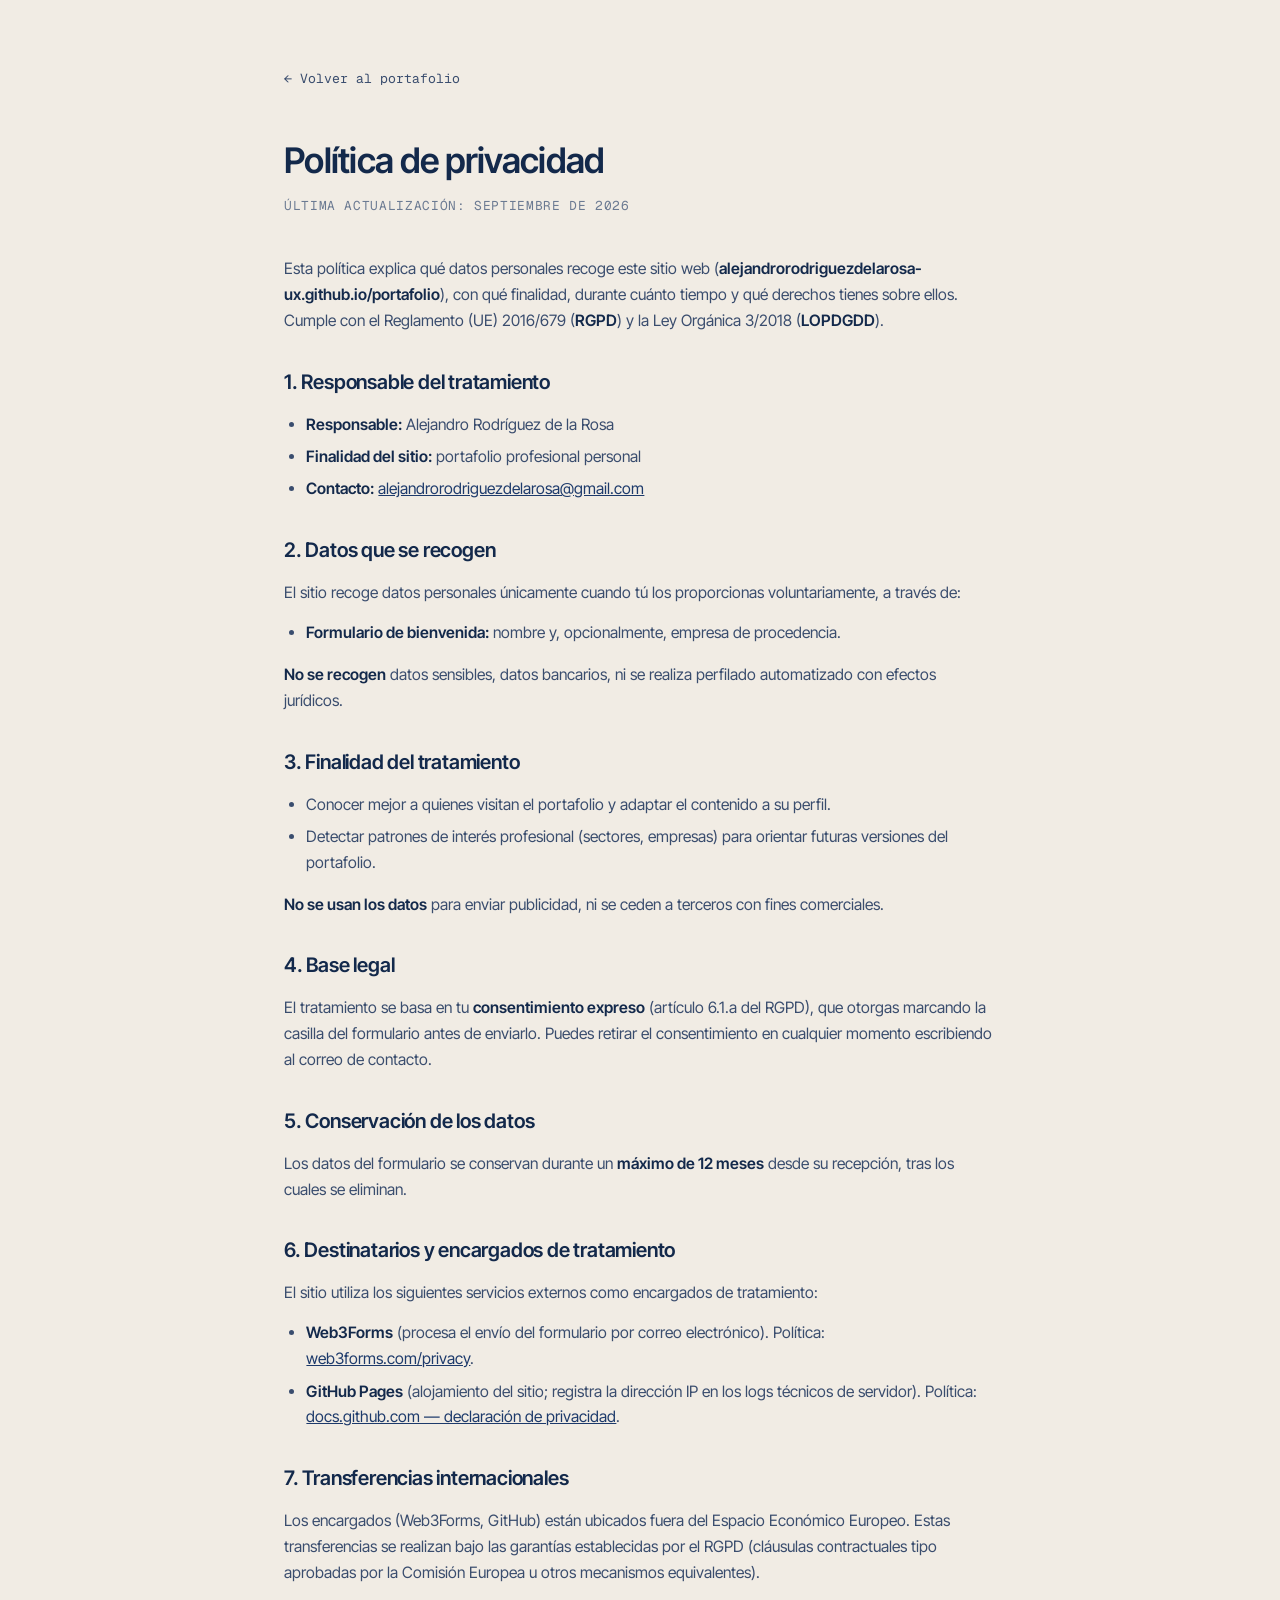
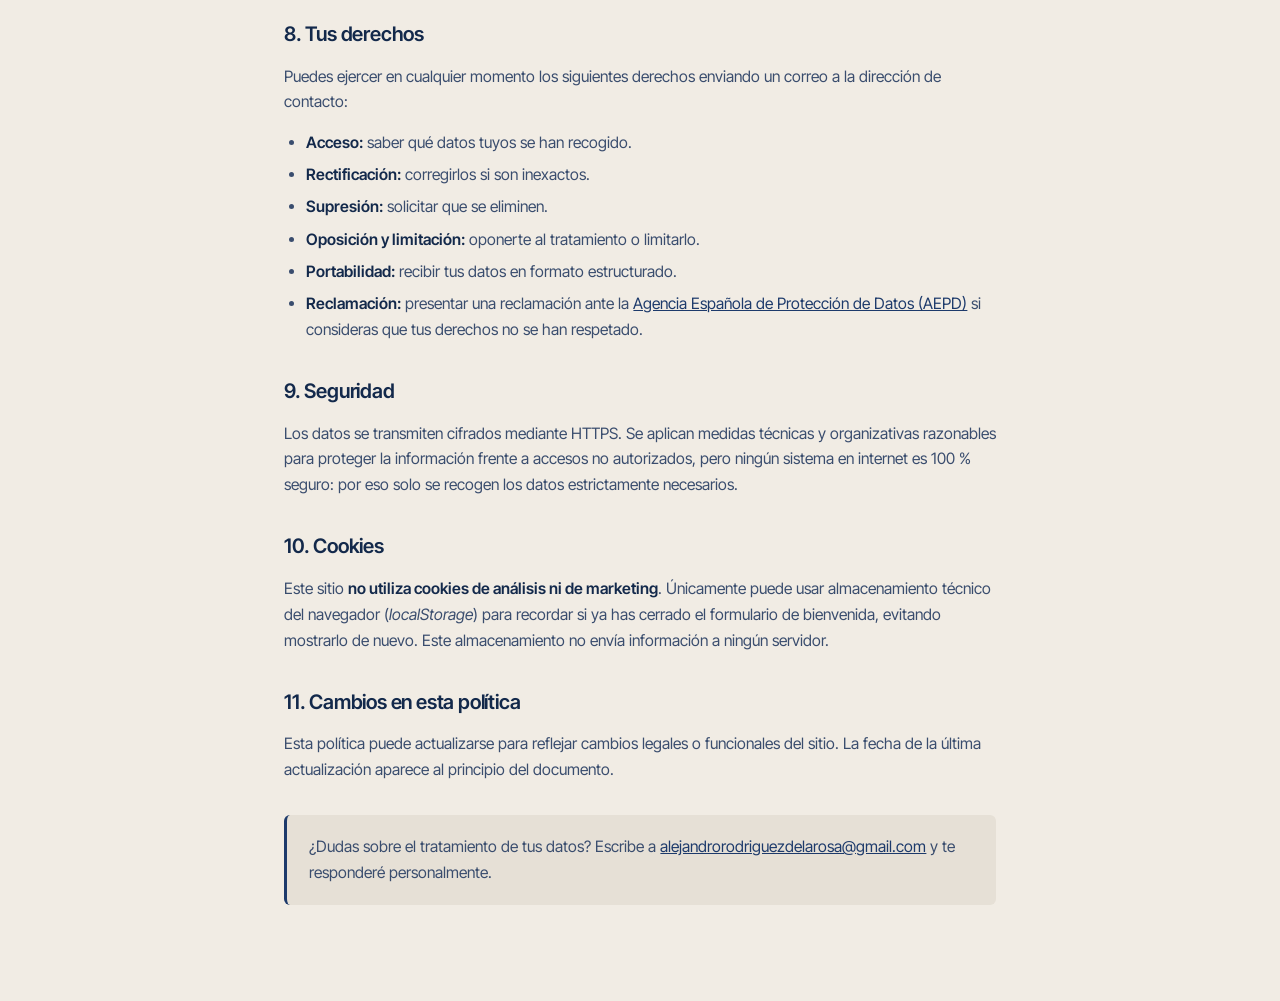
<file: privacidad.html>
<!DOCTYPE html>
<html lang="es">
<head>
<meta charset="UTF-8" />
<meta name="viewport" content="width=device-width, initial-scale=1" />
<meta name="robots" content="noindex, follow" />
<title>Política de privacidad — Alejandro Rodríguez</title>
<link rel="preconnect" href="https://fonts.googleapis.com">
<link rel="preconnect" href="https://fonts.gstatic.com" crossorigin>
<link href="https://fonts.googleapis.com/css2?family=Inter+Tight:ital,wght@0,300;0,400;0,500;0,600;0,700;1,400;1,500&family=Geist+Mono:wght@300;400;500&display=swap" rel="stylesheet">
<style>
  :root {
    --bg: #f1ece4;
    --bg-alt: #e6e0d6;
    --ink: #13294b;
    --ink-soft: #3a4d6e;
    --ink-mute: #6b7a92;
    --accent: #1d3a6b;
    --line: rgba(19, 41, 75, 0.14);
    --sans: 'Inter Tight', sans-serif;
    --mono: 'Geist Mono', monospace;
  }
  * { margin: 0; padding: 0; box-sizing: border-box; }
  html { scroll-behavior: smooth; }
  body {
    font-family: var(--sans);
    background: var(--bg);
    color: var(--ink);
    line-height: 1.65;
    -webkit-font-smoothing: antialiased;
  }
  .wrap {
    max-width: 760px;
    margin: 0 auto;
    padding: 4rem 1.5rem 6rem;
  }
  .back {
    display: inline-block;
    margin-bottom: 2.5rem;
    font-family: var(--mono);
    font-size: 0.82rem;
    color: var(--ink-soft);
    text-decoration: none;
    border-bottom: 1px solid transparent;
    transition: color 0.15s ease, border-color 0.15s ease;
  }
  .back:hover { color: var(--accent); border-bottom-color: var(--accent); }
  h1 {
    font-family: var(--sans);
    font-size: 2.2rem;
    font-weight: 600;
    letter-spacing: -0.02em;
    margin-bottom: 0.4rem;
  }
  .updated {
    font-family: var(--mono);
    font-size: 0.8rem;
    color: var(--ink-mute);
    text-transform: uppercase;
    letter-spacing: 0.05em;
    margin-bottom: 2.5rem;
  }
  h2 {
    font-family: var(--sans);
    font-size: 1.25rem;
    font-weight: 600;
    color: var(--ink);
    margin: 2rem 0 0.8rem;
    letter-spacing: -0.01em;
  }
  p, li {
    font-size: 0.98rem;
    color: var(--ink-soft);
    margin-bottom: 0.9rem;
  }
  ul { padding-left: 1.4rem; margin-bottom: 1rem; }
  li { margin-bottom: 0.4rem; }
  a { color: var(--accent); }
  strong { color: var(--ink); font-weight: 600; }
  .box {
    margin-top: 2rem;
    padding: 1.2rem 1.4rem;
    background: var(--bg-alt);
    border-left: 3px solid var(--accent);
    border-radius: 6px;
    font-size: 0.9rem;
  }
  .box p { margin-bottom: 0; }
</style>
</head>
<body>
  <div class="wrap">
    <a href="/" class="back">← Volver al portafolio</a>

    <h1>Política de privacidad</h1>
    <p class="updated">Última actualización: septiembre de 2026</p>

    <p>
      Esta política explica qué datos personales recoge este sitio web
      (<strong>alejandrorodriguezdelarosa-ux.github.io/portafolio</strong>), con qué finalidad, durante cuánto
      tiempo y qué derechos tienes sobre ellos. Cumple con el Reglamento (UE)
      2016/679 (<strong>RGPD</strong>) y la Ley Orgánica 3/2018 (<strong>LOPDGDD</strong>).
    </p>

    <h2>1. Responsable del tratamiento</h2>
    <ul>
      <li><strong>Responsable:</strong> Alejandro Rodríguez de la Rosa</li>
      <li><strong>Finalidad del sitio:</strong> portafolio profesional personal</li>
      <li><strong>Contacto:</strong>
        <a href="mailto:alejandrorodriguezdelarosa@gmail.com">alejandrorodriguezdelarosa@gmail.com</a>
      </li>
    </ul>

    <h2>2. Datos que se recogen</h2>
    <p>El sitio recoge datos personales únicamente cuando tú los proporcionas voluntariamente, a través de:</p>
    <ul>
      <li>
        <strong>Formulario de bienvenida:</strong> nombre y, opcionalmente, empresa de procedencia.
      </li>
    </ul>
    <p>
      <strong>No se recogen</strong> datos sensibles, datos bancarios, ni se realiza perfilado automatizado
      con efectos jurídicos.
    </p>

    <h2>3. Finalidad del tratamiento</h2>
    <ul>
      <li>Conocer mejor a quienes visitan el portafolio y adaptar el contenido a su perfil.</li>
      <li>Detectar patrones de interés profesional (sectores, empresas) para orientar futuras versiones del portafolio.</li>
    </ul>
    <p>
      <strong>No se usan los datos</strong> para enviar publicidad, ni se ceden a terceros con fines comerciales.
    </p>

    <h2>4. Base legal</h2>
    <p>
      El tratamiento se basa en tu <strong>consentimiento expreso</strong> (artículo 6.1.a del RGPD), que
      otorgas marcando la casilla del formulario antes de enviarlo. Puedes retirar el consentimiento en
      cualquier momento escribiendo al correo de contacto.
    </p>

    <h2>5. Conservación de los datos</h2>
    <p>
      Los datos del formulario se conservan durante un <strong>máximo de 12 meses</strong> desde su recepción,
      tras los cuales se eliminan.
    </p>

    <h2>6. Destinatarios y encargados de tratamiento</h2>
    <p>El sitio utiliza los siguientes servicios externos como encargados de tratamiento:</p>
    <ul>
      <li>
        <strong>Web3Forms</strong> (procesa el envío del formulario por correo electrónico).
        Política: <a href="https://web3forms.com/privacy" target="_blank" rel="noopener">web3forms.com/privacy</a>.
      </li>
      <li>
        <strong>GitHub Pages</strong> (alojamiento del sitio; registra la dirección IP en los
        logs técnicos de servidor).
        Política: <a href="https://docs.github.com/es/site-policy/privacy-policies/github-general-privacy-statement" target="_blank" rel="noopener">docs.github.com — declaración de privacidad</a>.
      </li>
    </ul>

    <h2>7. Transferencias internacionales</h2>
    <p>
      Los encargados (Web3Forms, GitHub) están ubicados fuera del Espacio Económico Europeo.
      Estas transferencias se realizan bajo las garantías establecidas por el RGPD (cláusulas contractuales tipo
      aprobadas por la Comisión Europea u otros mecanismos equivalentes).
    </p>

    <h2>8. Tus derechos</h2>
    <p>Puedes ejercer en cualquier momento los siguientes derechos enviando un correo a la dirección de contacto:</p>
    <ul>
      <li><strong>Acceso:</strong> saber qué datos tuyos se han recogido.</li>
      <li><strong>Rectificación:</strong> corregirlos si son inexactos.</li>
      <li><strong>Supresión:</strong> solicitar que se eliminen.</li>
      <li><strong>Oposición y limitación:</strong> oponerte al tratamiento o limitarlo.</li>
      <li><strong>Portabilidad:</strong> recibir tus datos en formato estructurado.</li>
      <li><strong>Reclamación:</strong> presentar una reclamación ante la
        <a href="https://www.aepd.es" target="_blank" rel="noopener">Agencia Española de Protección de Datos (AEPD)</a>
        si consideras que tus derechos no se han respetado.</li>
    </ul>

    <h2>9. Seguridad</h2>
    <p>
      Los datos se transmiten cifrados mediante HTTPS. Se aplican medidas técnicas y organizativas razonables
      para proteger la información frente a accesos no autorizados, pero ningún sistema en internet es
      100 % seguro: por eso solo se recogen los datos estrictamente necesarios.
    </p>

    <h2>10. Cookies</h2>
    <p>
      Este sitio <strong>no utiliza cookies de análisis ni de marketing</strong>. Únicamente puede usar
      almacenamiento técnico del navegador (<em>localStorage</em>) para recordar si ya has cerrado el formulario
      de bienvenida, evitando mostrarlo de nuevo. Este almacenamiento no envía información a ningún servidor.
    </p>

    <h2>11. Cambios en esta política</h2>
    <p>
      Esta política puede actualizarse para reflejar cambios legales o funcionales del sitio. La fecha de la
      última actualización aparece al principio del documento.
    </p>

    <div class="box">
      <p>
        ¿Dudas sobre el tratamiento de tus datos? Escribe a
        <a href="mailto:alejandrorodriguezdelarosa@gmail.com">alejandrorodriguezdelarosa@gmail.com</a>
        y te responderé personalmente.
      </p>
    </div>
  </div>
</body>
</html>
</file>
